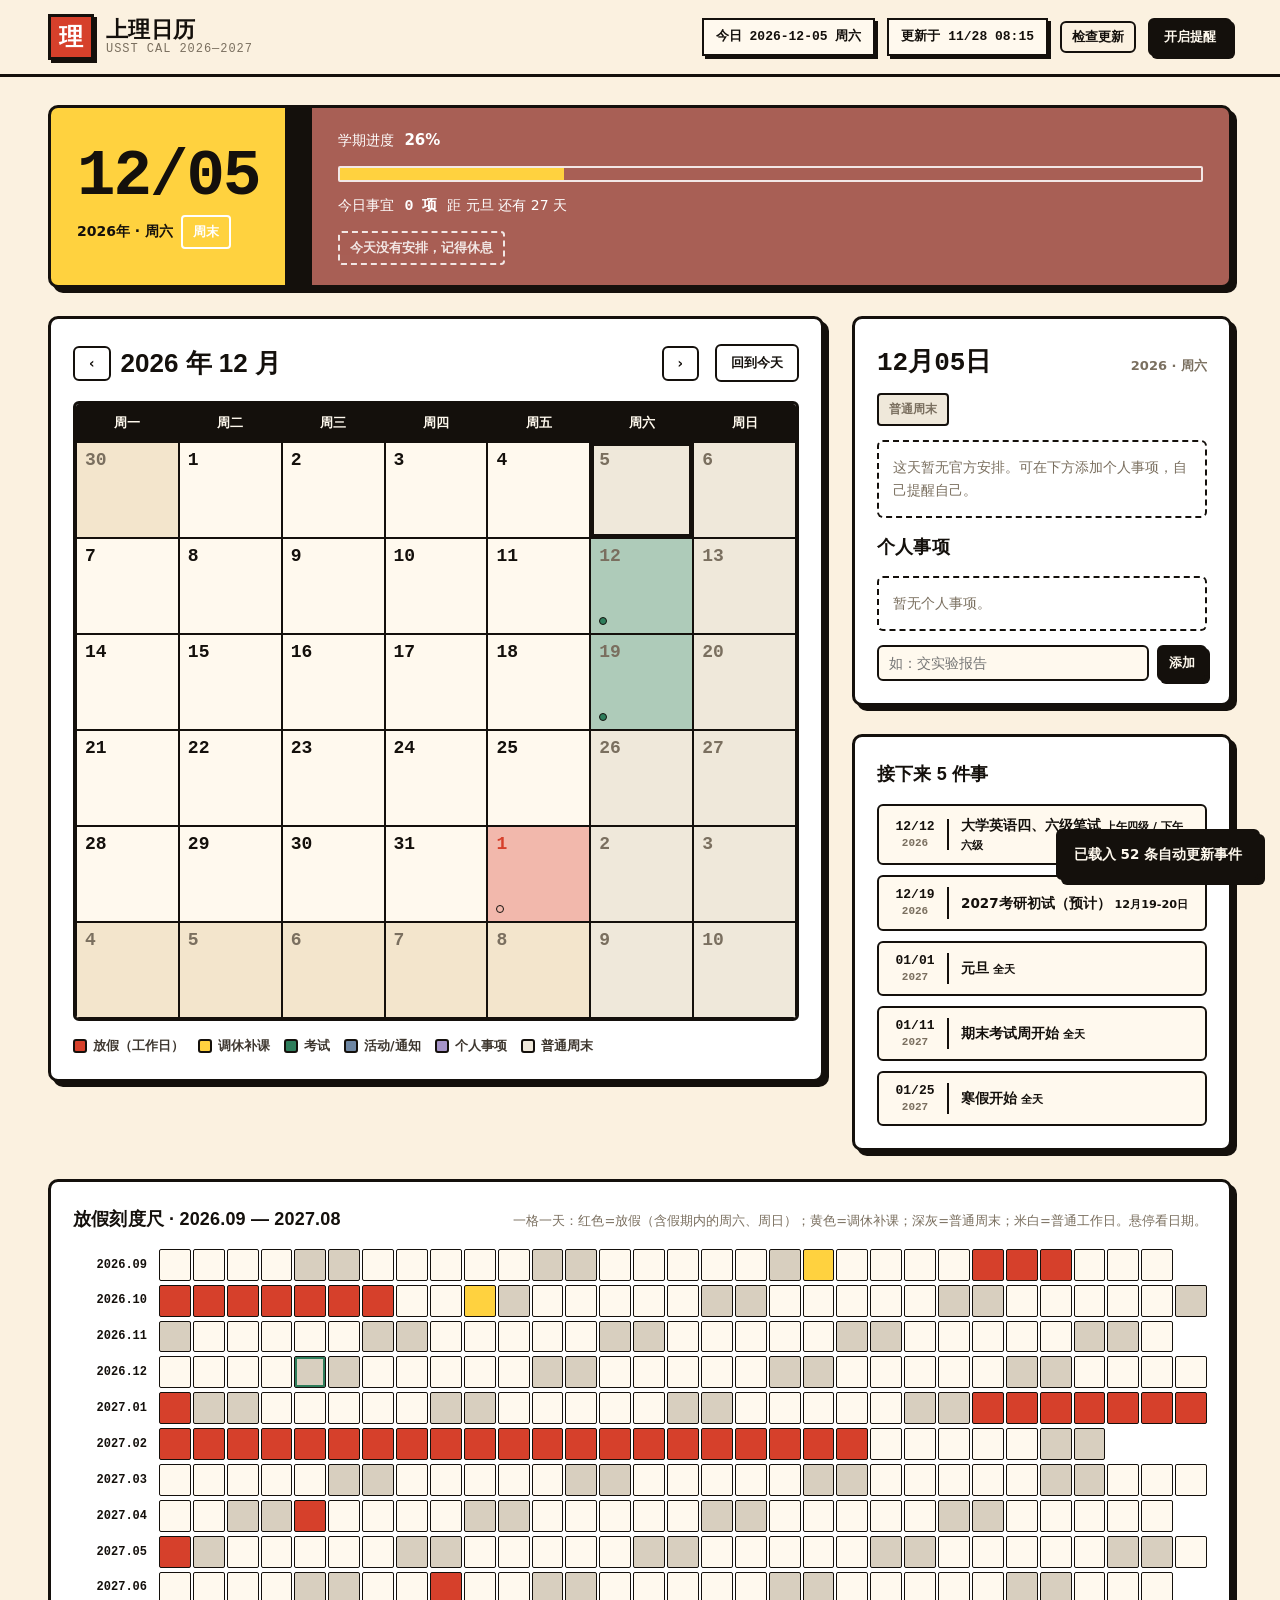
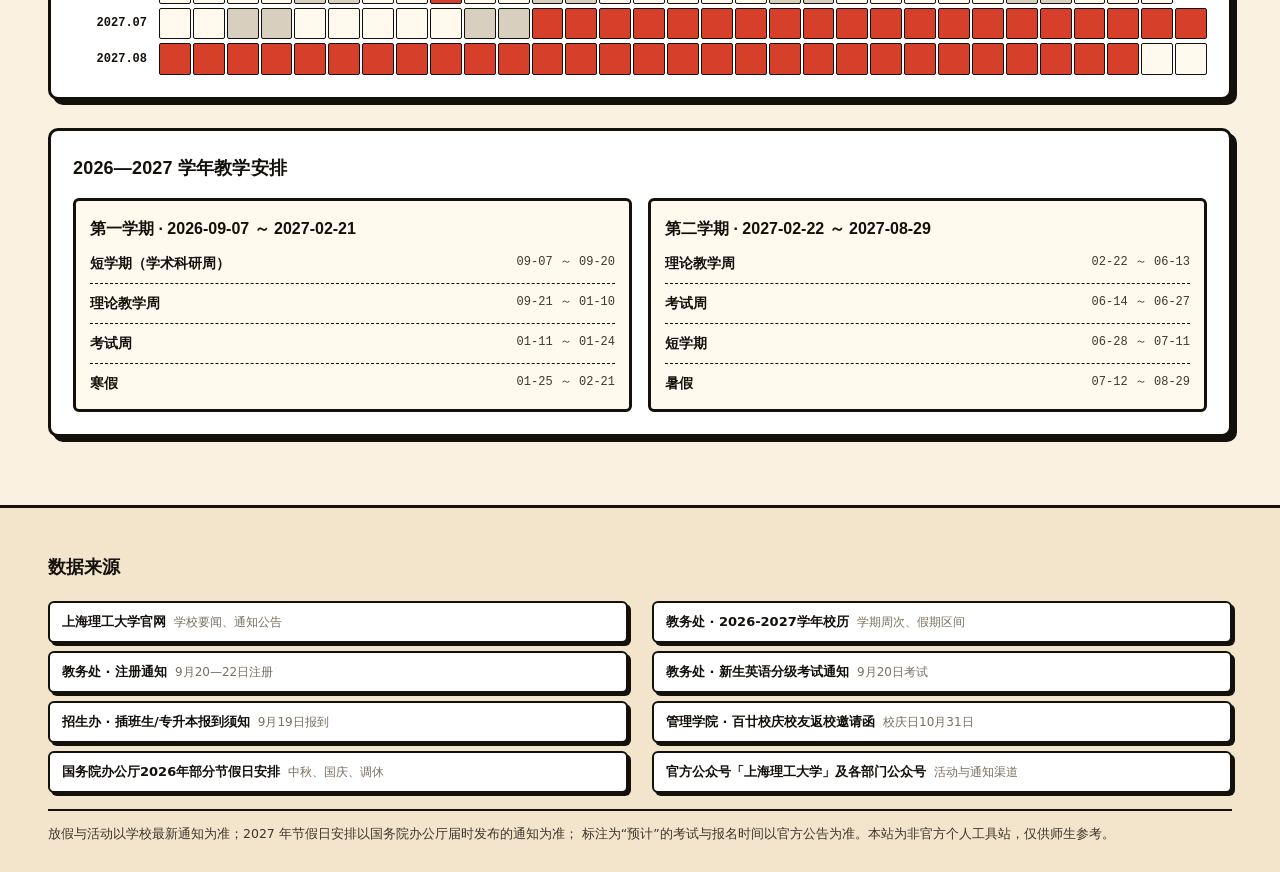
<file: index.html>
<!DOCTYPE html>
<html lang="zh-CN">
<head>
  <meta charset="UTF-8">
  <meta name="viewport" content="width=device-width, initial-scale=1.0, viewport-fit=cover">
  <title>上理日历 · 上海理工大学 2026—2027 学年</title>
  <meta name="description" content="上海理工大学 2026—2027 学年日历：当日事宜提醒、官方放假标注（含假期内周末）、校园考试与活动。">
  <meta name="theme-color" content="#D6402B">
  <meta name="mobile-web-app-capable" content="yes">
  <meta name="apple-mobile-web-app-capable" content="yes">
  <meta name="apple-mobile-web-app-status-bar-style" content="default">
  <meta name="apple-mobile-web-app-title" content="上理日历">
  <link rel="manifest" href="manifest.json">
  <link rel="icon" type="image/png" sizes="192x192" href="icons/icon-192.png">
  <link rel="apple-touch-icon" href="icons/icon-192.png">
  <link rel="stylesheet" href="styles.css">
</head>
<body>
  <header class="masthead">
    <div class="masthead-inner">
      <a class="brand" href="#">
        <span class="brand-seal">理</span>
        <span class="brand-text">
          <strong>上理日历</strong>
          <em>USST&nbsp;CAL&nbsp;2026—2027</em>
        </span>
      </a>
      <div class="masthead-meta">
        <span class="meta-chip" id="meta-today"></span>
        <span class="meta-chip" id="sync-status" title="每日自动检查官网与公众号新事件">同步中…</span>
        <button class="btn btn-ghost btn-sm" id="btn-sync" type="button">检查更新</button>
        <button class="btn btn-ink" id="btn-notify" type="button">开启提醒</button>
      </div>
    </div>
  </header>

  <main class="shell">
    <section class="today-strip" id="today-strip" aria-label="今日概览"></section>

    <div class="layout">
      <section class="panel panel-calendar" aria-label="月历">
        <div class="cal-head">
          <button class="btn btn-ghost" id="cal-prev" type="button" aria-label="上个月">‹</button>
          <h2 class="cal-title" id="cal-title"></h2>
          <button class="btn btn-ghost" id="cal-next" type="button" aria-label="下个月">›</button>
          <button class="btn btn-ghost cal-today" id="cal-jump" type="button">回到今天</button>
        </div>
        <div class="cal-grid" id="cal-grid"></div>
        <div class="cal-legend">
          <span><i class="lg lg-holiday"></i>放假（工作日）</span>
          <span><i class="lg lg-classday"></i>调休补课</span>
          <span><i class="lg lg-exam"></i>考试</span>
          <span><i class="lg lg-activity"></i>活动/通知</span>
          <span><i class="lg lg-personal"></i>个人事项</span>
          <span><i class="lg lg-weekend"></i>普通周末</span>
        </div>
      </section>

      <aside class="side">
        <section class="panel panel-day" id="panel-day" aria-label="当日事宜"></section>
        <section class="panel panel-upcoming">
          <h3 class="panel-title">接下来 5 件事</h3>
          <ul class="upcoming-list" id="upcoming-list"></ul>
        </section>
      </aside>
    </div>

    <section class="panel panel-scale">
      <div class="scale-head">
        <h3 class="panel-title">放假刻度尺 · 2026.09 — 2027.08</h3>
        <p class="scale-note">一格一天：红色=放假（含假期内的周六、周日）；黄色=调休补课；深灰=普通周末；米白=普通工作日。悬停看日期。</p>
      </div>
      <div class="scale-rows" id="scale-rows"></div>
    </section>

    <section class="panel panel-terms">
      <h3 class="panel-title">2026—2027 学年教学安排</h3>
      <div class="term-blocks" id="term-blocks"></div>
    </section>
  </main>

  <footer class="site-footer">
    <div class="footer-inner">
      <h3>数据来源</h3>
      <ul class="source-list" id="source-list"></ul>
      <p class="disclaimer">
        放假与活动以学校最新通知为准；2027 年节假日安排以国务院办公厅届时发布的通知为准；
        标注为“预计”的考试与报名时间以官方公告为准。本站为非官方个人工具站，仅供师生参考。
      </p>
    </div>
  </footer>

  <div class="toasts" id="toasts" aria-live="polite"></div>
  <noscript><p class="noscript">上理日历需要启用 JavaScript 才能使用。</p></noscript>

  <script src="js/calendar-data.js"></script>
  <script src="js/logic.js"></script>
  <script src="js/live-events.js"></script>
  <script src="js/app.js"></script>
</body>
</html>
</file>
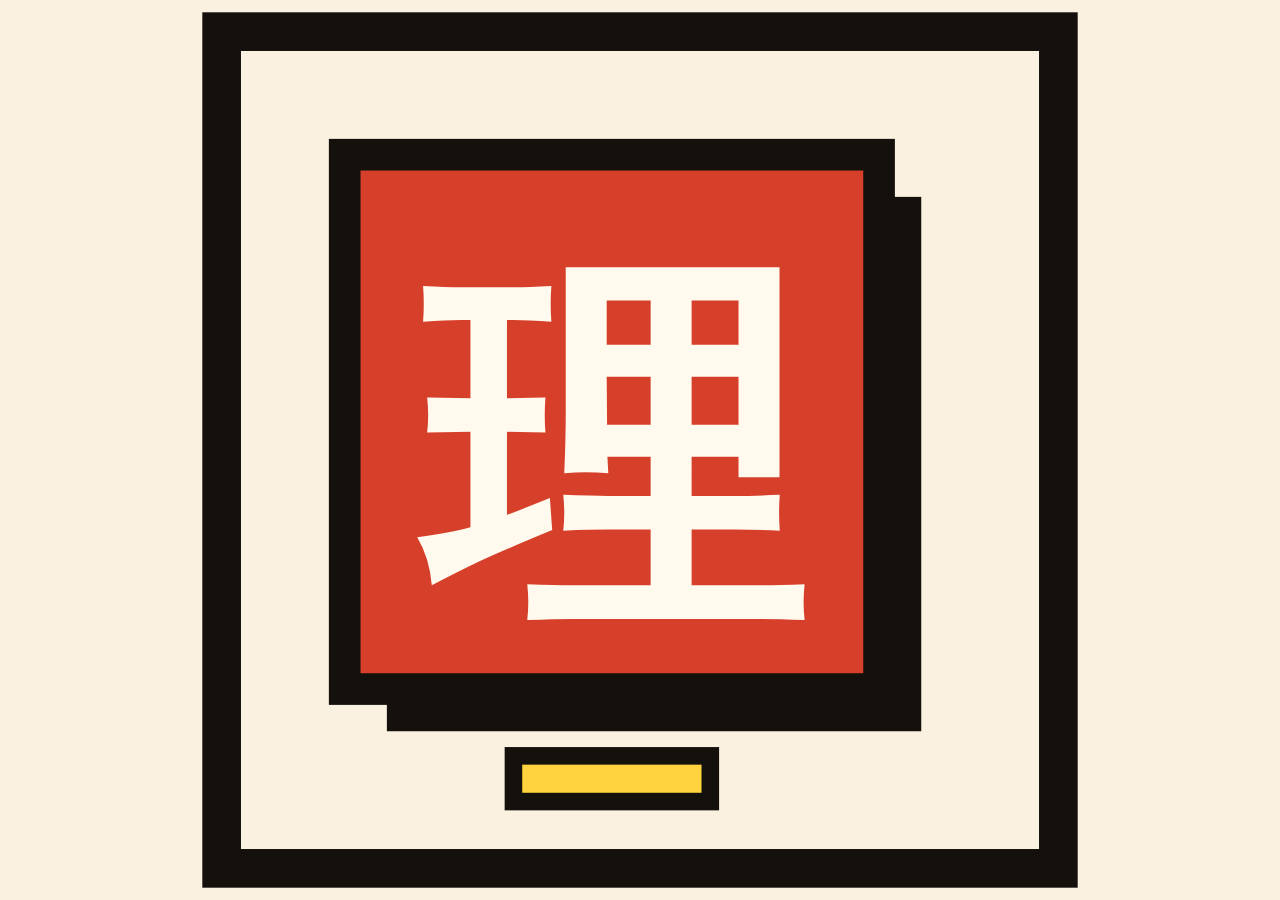
<file: icon.html>
<!DOCTYPE html>
<html lang="zh-CN">
<head>
  <meta charset="UTF-8">
  <style>
    * { margin: 0; padding: 0; }
    html, body { width: 100%; height: 100%; overflow: hidden; background: #FBF1E0; }
    svg { display: block; width: 100%; height: 100%; }
  </style>
</head>
<body>
  <svg xmlns="http://www.w3.org/2000/svg" viewBox="0 0 512 512">
    <!-- 纸米底 -->
    <rect x="0" y="0" width="512" height="512" fill="#FBF1E0"/>
    <!-- 粗黑外框 -->
    <rect x="18" y="18" width="476" height="476" fill="none" stroke="#14100C" stroke-width="22"/>
    <!-- 印章硬投影 -->
    <rect x="112" y="112" width="304" height="304" fill="#14100C"/>
    <!-- 赭红印章 -->
    <rect x="88" y="88" width="304" height="304" fill="#D6402B" stroke="#14100C" stroke-width="18"/>
    <!-- “理”字 -->
    <text x="240" y="258" text-anchor="middle" dominant-baseline="central"
          font-family="'PingFang SC','Microsoft YaHei','Noto Sans CJK SC',sans-serif"
          font-size="216" font-weight="900" fill="#FFF9EE">理</text>
    <!-- 明黄横条 -->
    <rect x="184" y="430" width="112" height="26" fill="#FFD23F" stroke="#14100C" stroke-width="10"/>
  </svg>
</body>
</html>
</file>
<file: styles.css>
/* ============================================================
   上理日历 · 新粗野主义（Neo-Brutalism）
   纸米底 + 纯黑粗描边 + 硬投影 + 校徽赭红与明黄
   ============================================================ */

:root {
  --bg: #FBF1E0;
  --bg-deep: #F3E5CC;
  --card: #FFFFFF;
  --ink: #14100C;
  --ink-soft: #3D362E;
  --muted: #7A6F5F;
  --line: #14100C;
  --seal: #D6402B;
  --seal-soft: #F9DDD5;
  --yellow: #FFD23F;
  --morandi-red: #C9897C;
  --morandi-red-light: #E0ACA0;
  --morandi-red-deep: #A85F55;
  --morandi-blue: #6E86A3;
  --morandi-blue-soft: #DCE3EC;
  --morandi-blue-mid: #AEBFD3;
  --personal-deep: #8A75B0;
  --personal-mid: #B7A8D4;
  --amber: #E8A33D;
  --pine: #2E7D5B;
  --pine-soft: #DDEDE3;
  --cream: #FFF9EE;
  --danger: #C93A2E;
  --shadow: 5px 5px 0 var(--ink);
  --shadow-sm: 3px 3px 0 var(--ink);
  --radius: 10px;
  --radius-sm: 6px;
  --font-display: "PingFang SC", "Hiragino Sans GB", "Microsoft YaHei", "Noto Sans CJK SC", "Arial Black", sans-serif;
  --font-body: "PingFang SC", "Hiragino Sans GB", "Microsoft YaHei", "Noto Sans CJK SC", system-ui, sans-serif;
  --font-mono: "SF Mono", "Cascadia Mono", "JetBrains Mono", Consolas, monospace;
}

* { box-sizing: border-box; }

html { scroll-behavior: smooth; }

body {
  margin: 0;
  background: var(--bg);
  color: var(--ink);
  font-family: var(--font-body);
  font-size: 15px;
  line-height: 1.7;
  overflow-x: hidden;
  -webkit-font-smoothing: antialiased;
  text-rendering: optimizeLegibility;
}

::selection { background: var(--yellow); color: var(--ink); }

a { color: inherit; text-decoration: none; }

button { font-family: inherit; cursor: pointer; }

input { font-family: inherit; color: inherit; }

:focus-visible {
  outline: 3px solid var(--ink);
  outline-offset: 2px;
  border-radius: var(--radius-sm);
}

/* ---------- 顶栏 ---------- */

.masthead {
  position: sticky;
  top: 0;
  z-index: 50;
  background: var(--bg);
  border-bottom: 3px solid var(--ink);
}

.masthead-inner {
  max-width: 1240px;
  margin: 0 auto;
  padding: 14px 28px;
  padding-top: calc(14px + env(safe-area-inset-top));
  padding-left: calc(28px + env(safe-area-inset-left));
  padding-right: calc(28px + env(safe-area-inset-right));
  display: flex;
  align-items: center;
  justify-content: space-between;
  gap: 20px;
}

.brand {
  display: flex;
  align-items: center;
  gap: 12px;
}

.brand-seal {
  width: 46px;
  height: 46px;
  display: inline-flex;
  align-items: center;
  justify-content: center;
  background: var(--seal);
  color: #fff;
  font-family: var(--font-display);
  font-weight: 900;
  font-size: 24px;
  border: 3px solid var(--ink);
  box-shadow: var(--shadow-sm);
}

.brand-text { display: flex; flex-direction: column; line-height: 1.15; }
.brand-text strong { font-family: var(--font-display); font-size: 22px; letter-spacing: 0.02em; }
.brand-text em { font-style: normal; font-family: var(--font-mono); font-size: 12px; color: var(--muted); letter-spacing: 0.08em; }

.masthead-meta { display: flex; align-items: center; gap: 12px; flex-wrap: wrap; }

.meta-chip {
  font-family: var(--font-mono);
  font-size: 13px;
  font-weight: 700;
  padding: 6px 12px;
  background: var(--cream);
  border: 2px solid var(--ink);
  box-shadow: var(--shadow-sm);
}

.btn {
  display: inline-flex;
  align-items: center;
  justify-content: center;
  gap: 6px;
  padding: 8px 14px;
  font-weight: 800;
  border: 2.5px solid var(--ink);
  border-radius: var(--radius-sm);
  background: var(--card);
  box-shadow: var(--shadow-sm);
  transition: transform 0.08s ease, box-shadow 0.08s ease;
  color: var(--ink);
}

.btn:hover { transform: translate(-1px, -1px); box-shadow: 4px 4px 0 var(--ink); }
.btn:active { transform: translate(2px, 2px); box-shadow: 1px 1px 0 var(--ink); }

.btn-ink { background: var(--ink); color: var(--cream); }
.btn-ghost { background: transparent; box-shadow: none; }
.btn-sm { padding: 5px 10px; font-size: 13px; }
.btn-seal { background: var(--seal); color: #fff; }

.btn.on { background: var(--pine); color: #fff; }

/* ---------- 布局 ---------- */

.shell {
  max-width: 1240px;
  margin: 0 auto;
  padding: 28px;
  padding-left: calc(28px + env(safe-area-inset-left));
  padding-right: calc(28px + env(safe-area-inset-right));
  padding-bottom: calc(28px + env(safe-area-inset-bottom));
}

.layout {
  display: grid;
  grid-template-columns: minmax(0, 1fr) 380px;
  gap: 28px;
  align-items: start;
  width: 100%;
}

.panel {
  background: var(--card);
  border: 3px solid var(--ink);
  border-radius: var(--radius);
  box-shadow: var(--shadow);
  padding: 22px;
  margin-bottom: 28px;
}

.panel-title {
  margin: 0 0 14px;
  font-family: var(--font-display);
  font-size: 18px;
  letter-spacing: 0.01em;
}

/* ---------- 今日条 ---------- */

.today-strip {
  width: 100%;
  display: grid;
  grid-template-columns: auto 1fr;
  gap: 24px;
  align-items: stretch;
  margin-bottom: 28px;
  background: var(--ink);
  color: var(--cream);
  border: 3px solid var(--ink);
  border-radius: var(--radius);
  box-shadow: var(--shadow);
  overflow: hidden;
}

.today-date {
  background: var(--yellow);
  color: var(--ink);
  border-right: 3px solid var(--ink);
  padding: 20px 26px;
  min-width: 210px;
  display: flex;
  flex-direction: column;
  justify-content: center;
}

.today-date .d-num {
  font-family: var(--font-mono);
  font-weight: 900;
  font-size: 64px;
  line-height: 1;
  letter-spacing: -0.03em;
}

.today-date .d-sub {
  margin-top: 6px;
  font-weight: 800;
  font-size: 14px;
  display: flex;
  gap: 8px;
  align-items: center;
}

.today-body {
  padding: 20px 26px;
  display: flex;
  flex-direction: column;
  gap: 12px;
  justify-content: center;
  background: var(--morandi-red-deep);
}

.today-line {
  display: flex;
  flex-wrap: wrap;
  align-items: baseline;
  gap: 10px;
  font-size: 14px;
  color: #fff;
}

.today-line b { color: #fff; font-size: 15px; }

.today-count {
  font-family: var(--font-mono);
  font-weight: 900;
  color: #fff;
  font-size: 15px;
}

.progress-track {
  height: 16px;
  border: 2px solid rgba(255, 255, 255, 0.85);
  border-radius: 2px;
  overflow: hidden;
}

.progress-fill {
  height: 100%;
  background: var(--yellow);
  width: 0;
}

.chips { display: flex; flex-wrap: wrap; gap: 8px; }

.chip {
  display: inline-flex;
  align-items: center;
  gap: 6px;
  padding: 4px 10px;
  font-size: 13px;
  font-weight: 800;
  border: 2px solid #fff;
  border-radius: 4px;
  color: #fff;
}

.chip.dot::before {
  content: "";
  width: 9px;
  height: 9px;
  background: var(--yellow);
  border-radius: 50%;
}

.chip.empty { opacity: 0.85; border-style: dashed; }

/* ---------- 月历 ---------- */

.cal-head {
  display: flex;
  align-items: center;
  gap: 10px;
  margin-bottom: 16px;
}

.cal-title {
  margin: 0;
  font-family: var(--font-display);
  font-size: 26px;
  flex: 1;
}

.cal-today { margin-left: 6px; }

.cal-grid {
  display: grid;
  grid-template-columns: repeat(7, minmax(0, 1fr));
  border: 3px solid var(--ink);
  border-radius: var(--radius-sm);
  overflow: hidden;
}

.cal-dow {
  background: var(--ink);
  color: var(--cream);
  text-align: center;
  font-weight: 900;
  padding: 8px 4px;
  font-size: 13px;
}

.cal-cell {
  min-height: 96px;
  min-width: 0;
  border: 1.5px solid var(--line);
  background: var(--cream);
  padding: 8px;
  cursor: pointer;
  text-align: left;
  display: flex;
  flex-direction: column;
  gap: 4px;
  transition: background 0.1s ease;
}

.cal-cell:hover { background: #FFF1D6; }

.cal-cell.out { background: var(--bg-deep); color: var(--muted); }
.cal-cell.out .cell-num { color: var(--muted); }

.cal-cell.weekend { background: #EFE8DA; }
.cal-cell.weekend .cell-num { color: var(--muted); }

.cal-cell.holiday { background: #F2B8AC; }
.cal-cell.holiday .cell-num { color: var(--seal); }

.cal-cell.classday { background: var(--yellow); }

/* 有事件的日子：按事件类型图标色上色（多类型时由 JS 叠加渐变） */
.cal-cell.has-exam:not(.holiday):not(.classday) { background: #AECBB9; }
.cal-cell.has-deadline:not(.holiday):not(.classday) { background: #F2B8AC; }
.cal-cell.has-activity:not(.holiday):not(.classday),
.cal-cell.has-notice:not(.holiday):not(.classday) { background: #B3C3D9; }
.cal-cell.has-personal:not(.holiday):not(.classday) { background: #CEC3E2; }

/* 当天事件超过 3 件：底色加深 */
.cal-cell.has-many.has-exam:not(.holiday):not(.classday) { background: #83A892; }
.cal-cell.has-many.has-deadline:not(.holiday):not(.classday) { background: #D9917F; }
.cal-cell.has-many.has-activity:not(.holiday):not(.classday),
.cal-cell.has-many.has-notice:not(.holiday):not(.classday) { background: #8198B6; }
.cal-cell.has-many.has-personal:not(.holiday):not(.classday) { background: #A694C8; }
.cal-cell.has-many.holiday { background: #DE8F80; }
.cal-cell.has-many.classday { background: var(--amber); }

.cal-cell.today { box-shadow: inset 0 0 0 3px var(--seal); }

.cal-cell.selected { box-shadow: inset 0 0 0 3px var(--ink); }

.cell-num {
  font-family: var(--font-mono);
  font-weight: 900;
  font-size: 18px;
  line-height: 1;
  color: var(--ink);
}

.cell-dots { display: flex; gap: 4px; flex-wrap: wrap; margin-top: auto; }
.cell-dot { width: 8px; height: 8px; border-radius: 50%; border: 1.5px solid var(--ink); }
.cell-dot.exam { background: var(--pine); }
.cell-dot.activity { background: var(--morandi-blue); }
.cell-dot.deadline { background: var(--seal); }
.cell-dot.notice { background: var(--morandi-blue); }
.cell-dot.personal { background: var(--personal-deep); }
.cell-dot.reminded { box-shadow: 0 0 0 2px var(--yellow); }

.cal-legend {
  display: flex;
  flex-wrap: wrap;
  gap: 14px;
  margin-top: 14px;
  font-size: 12.5px;
  font-weight: 700;
  color: var(--ink-soft);
}

.cal-legend span { display: inline-flex; align-items: center; gap: 6px; }

.lg { width: 14px; height: 14px; display: inline-block; border: 2px solid var(--ink); border-radius: 3px; }
.lg-holiday { background: var(--seal); }
.lg-classday { background: var(--yellow); }
.lg-exam { background: var(--pine); }
.lg-activity { background: var(--morandi-blue); }
.lg-personal { background: #A694C8; }
.lg-weekend { background: #EFE8DA; }

/* ---------- 侧栏：当日 ---------- */

.day-head {
  display: flex;
  align-items: baseline;
  justify-content: space-between;
  gap: 10px;
  margin-bottom: 4px;
}

.day-date { font-family: var(--font-mono); font-weight: 900; font-size: 26px; }
.day-week { font-size: 13px; color: var(--muted); font-weight: 700; }

.day-badges { display: flex; flex-wrap: wrap; gap: 8px; margin: 8px 0 14px; }

.badge {
  font-size: 12px;
  font-weight: 900;
  padding: 4px 10px;
  border: 2px solid var(--ink);
  border-radius: 4px;
  background: var(--card);
}

.badge.holiday { background: var(--seal); color: #fff; }
.badge.classday { background: var(--yellow); }
.badge.weekend { background: #EFE8DA; color: var(--muted); }

.event-list { list-style: none; margin: 0 0 14px; padding: 0; display: flex; flex-direction: column; gap: 10px; }

.event-card {
  border: 2.5px solid var(--ink);
  border-radius: var(--radius-sm);
  padding: 12px;
  background: var(--cream);
}

.event-card .ev-head { display: flex; align-items: center; gap: 8px; flex-wrap: wrap; }
.event-card .ev-title { font-weight: 900; font-size: 14.5px; }
.event-card .ev-time { font-family: var(--font-mono); font-size: 12px; color: var(--muted); }
.event-card .ev-desc { margin: 6px 0 0; font-size: 13px; color: var(--ink-soft); }
.event-card .ev-meta { margin: 8px 0 0; font-size: 12px; color: var(--muted); display: flex; justify-content: space-between; gap: 8px; flex-wrap: wrap; }

.ev-link { font-weight: 800; text-decoration: underline; color: var(--ink); }

.type-tag {
  font-size: 11px;
  font-weight: 900;
  border: 1.5px solid var(--ink);
  border-radius: 3px;
  padding: 1px 6px;
}

.type-exam { background: var(--pine); color: #fff; }
.type-deadline { background: var(--seal); color: #fff; }
.type-activity { background: var(--morandi-blue); color: #fff; }
.type-holiday { background: var(--seal); color: #fff; }
.type-classday { background: var(--yellow); }
.type-notice { background: var(--morandi-blue); color: #fff; }

.remind-btn { margin-top: 8px; }

.personal-form {
  display: flex;
  gap: 8px;
  margin-top: 12px;
}

.personal-form input {
  flex: 1;
  min-width: 0;
  padding: 8px 10px;
  border: 2.5px solid var(--ink);
  border-radius: var(--radius-sm);
  background: var(--cream);
  font-size: 13.5px;
}

.personal-item {
  display: flex;
  align-items: center;
  justify-content: space-between;
  gap: 8px;
  padding: 8px 10px;
  border: 2px dashed var(--ink);
  border-radius: var(--radius-sm);
  margin-top: 8px;
  font-size: 13.5px;
  background: #FFF8E7;
}

.personal-item button {
  border: 1.5px solid var(--ink);
  background: var(--card);
  border-radius: 4px;
  font-weight: 900;
  padding: 2px 8px;
  font-size: 12px;
}

.day-empty {
  border: 2.5px dashed var(--ink);
  border-radius: var(--radius-sm);
  padding: 14px;
  color: var(--muted);
  font-size: 13.5px;
  margin-bottom: 14px;
}

/* ---------- 侧栏：接下来 ---------- */

.upcoming-list { list-style: none; margin: 0; padding: 0; display: flex; flex-direction: column; gap: 10px; }

.upcoming-item {
  display: grid;
  grid-template-columns: 58px 1fr;
  gap: 12px;
  align-items: center;
  border: 2.5px solid var(--ink);
  border-radius: var(--radius-sm);
  padding: 10px 12px;
  background: var(--cream);
}

.upcoming-date {
  font-family: var(--font-mono);
  font-weight: 900;
  font-size: 13px;
  text-align: center;
  border-right: 2px solid var(--ink);
  padding-right: 8px;
  line-height: 1.3;
}

.upcoming-date small { display: block; font-size: 11px; color: var(--muted); }

.upcoming-title { font-size: 13.5px; font-weight: 800; line-height: 1.4; }

/* ---------- 刻度尺 ---------- */

.scale-head { display: flex; flex-wrap: wrap; align-items: baseline; justify-content: space-between; gap: 8px; }
.scale-note { margin: 0 0 14px; font-size: 13px; color: var(--muted); max-width: 720px; }

.scale-rows { display: flex; flex-direction: column; gap: 4px; }

.scale-row {
  display: grid;
  grid-template-columns: 74px 1fr;
  align-items: center;
  gap: 12px;
}

.scale-month {
  font-family: var(--font-mono);
  font-weight: 900;
  font-size: 12px;
  text-align: right;
}

.scale-pips {
  display: grid;
  grid-template-columns: repeat(31, minmax(0, 1fr));
  gap: 2px;
}

.pip {
  aspect-ratio: 1 / 1;
  border: 1px solid var(--ink);
  border-radius: 2px;
  background: var(--cream);
  position: relative;
}

.pip.weekend { background: #D8CFBF; }
.pip.holiday { background: var(--seal); }
.pip.classday { background: var(--yellow); }
.pip.today { box-shadow: inset 0 0 0 2px var(--pine); }

.pip::after {
  content: attr(data-tip);
  position: absolute;
  bottom: calc(100% + 6px);
  left: 50%;
  transform: translateX(-50%);
  background: var(--ink);
  color: var(--cream);
  font-size: 11px;
  font-weight: 700;
  white-space: nowrap;
  padding: 3px 8px;
  border-radius: 4px;
  opacity: 0;
  pointer-events: none;
  z-index: 10;
  transition: opacity 0.1s ease;
}

.pip:hover::after { opacity: 1; }

/* ---------- 学期块 ---------- */

.term-blocks {
  display: grid;
  grid-template-columns: repeat(2, minmax(0, 1fr));
  gap: 16px;
}

.term-block {
  border: 3px solid var(--ink);
  border-radius: var(--radius-sm);
  padding: 14px;
  background: var(--cream);
}

.term-block h4 { margin: 0 0 10px; font-family: var(--font-display); font-size: 16px; }
.term-block ul { list-style: none; margin: 0; padding: 0; display: flex; flex-direction: column; gap: 8px; }

.term-block li {
  display: flex;
  justify-content: space-between;
  gap: 10px;
  font-size: 13.5px;
  border-bottom: 1.5px dashed var(--ink);
  padding-bottom: 8px;
}

.term-block li:last-child { border-bottom: 0; padding-bottom: 0; }
.term-block .t-name { font-weight: 800; }
.term-block .t-dates { font-family: var(--font-mono); font-size: 12px; color: var(--ink-soft); }

/* ---------- 页脚 ---------- */

.site-footer {
  border-top: 3px solid var(--ink);
  background: var(--bg-deep);
  margin-top: 12px;
}

.footer-inner {
  max-width: 1240px;
  margin: 0 auto;
  padding: 28px;
}

.source-list {
  list-style: none;
  margin: 0 0 16px;
  padding: 0;
  display: grid;
  grid-template-columns: repeat(2, minmax(0, 1fr));
  gap: 8px 24px;
}

.source-list a {
  display: flex;
  gap: 8px;
  align-items: baseline;
  border: 2px solid var(--ink);
  border-radius: var(--radius-sm);
  background: var(--card);
  padding: 8px 12px;
  font-size: 13px;
  box-shadow: var(--shadow-sm);
}

.source-list a:hover { background: var(--yellow); }
.source-list .s-name { font-weight: 900; }
.source-list .s-desc { color: var(--muted); font-size: 12px; }

.disclaimer { font-size: 12.5px; color: var(--ink-soft); border-top: 2px solid var(--ink); padding-top: 12px; margin: 0; }

/* ---------- Toast ---------- */

.toasts {
  position: fixed;
  right: 20px;
  bottom: 20px;
  z-index: 100;
  display: flex;
  flex-direction: column;
  gap: 10px;
}

.toast {
  background: var(--ink);
  color: var(--cream);
  border: 2.5px solid var(--ink);
  border-radius: var(--radius-sm);
  box-shadow: var(--shadow);
  padding: 12px 16px;
  font-size: 13.5px;
  font-weight: 700;
  max-width: 340px;
  animation: toast-in 0.18s ease;
}

@keyframes toast-in {
  from { opacity: 0; transform: translateY(8px); }
  to { opacity: 1; transform: translateY(0); }
}

.noscript { padding: 40px; text-align: center; font-weight: 900; }

/* ---------- 响应式 ---------- */

@media (max-width: 960px) {
  .layout { grid-template-columns: minmax(0, 1fr); }
  .today-strip { grid-template-columns: 1fr; }
  .today-date { border-right: 0; border-bottom: 3px solid var(--ink); }
  .term-blocks { grid-template-columns: minmax(0, 1fr); }
  .source-list { grid-template-columns: minmax(0, 1fr); }
  .scale-pips { grid-template-columns: repeat(16, minmax(0, 1fr)); }
}

@media (max-width: 560px) {
  .shell { padding: 16px; }
  .masthead-inner { padding: 12px 16px; flex-wrap: wrap; }
  .cal-cell { min-height: 64px; padding: 5px; }
  .cal-title { font-size: 20px; }
  .cal-head { flex-wrap: wrap; }
  .today-date .d-num { font-size: 48px; }
  .brand-text em { display: none; }
  .personal-form { flex-wrap: wrap; }
}

@media (prefers-reduced-motion: reduce) {
  * { transition: none !important; animation: none !important; scroll-behavior: auto; }
}

/* 触屏设备：加大点击区域 */
@media (pointer: coarse) {
  .btn { min-height: 44px; }
  .btn-sm { min-height: 40px; padding-top: 8px; padding-bottom: 8px; }
  .cal-cell { min-height: 76px; }
  .cell-num { font-size: 20px; }
  .personal-item button { min-height: 32px; }
}
</file>
